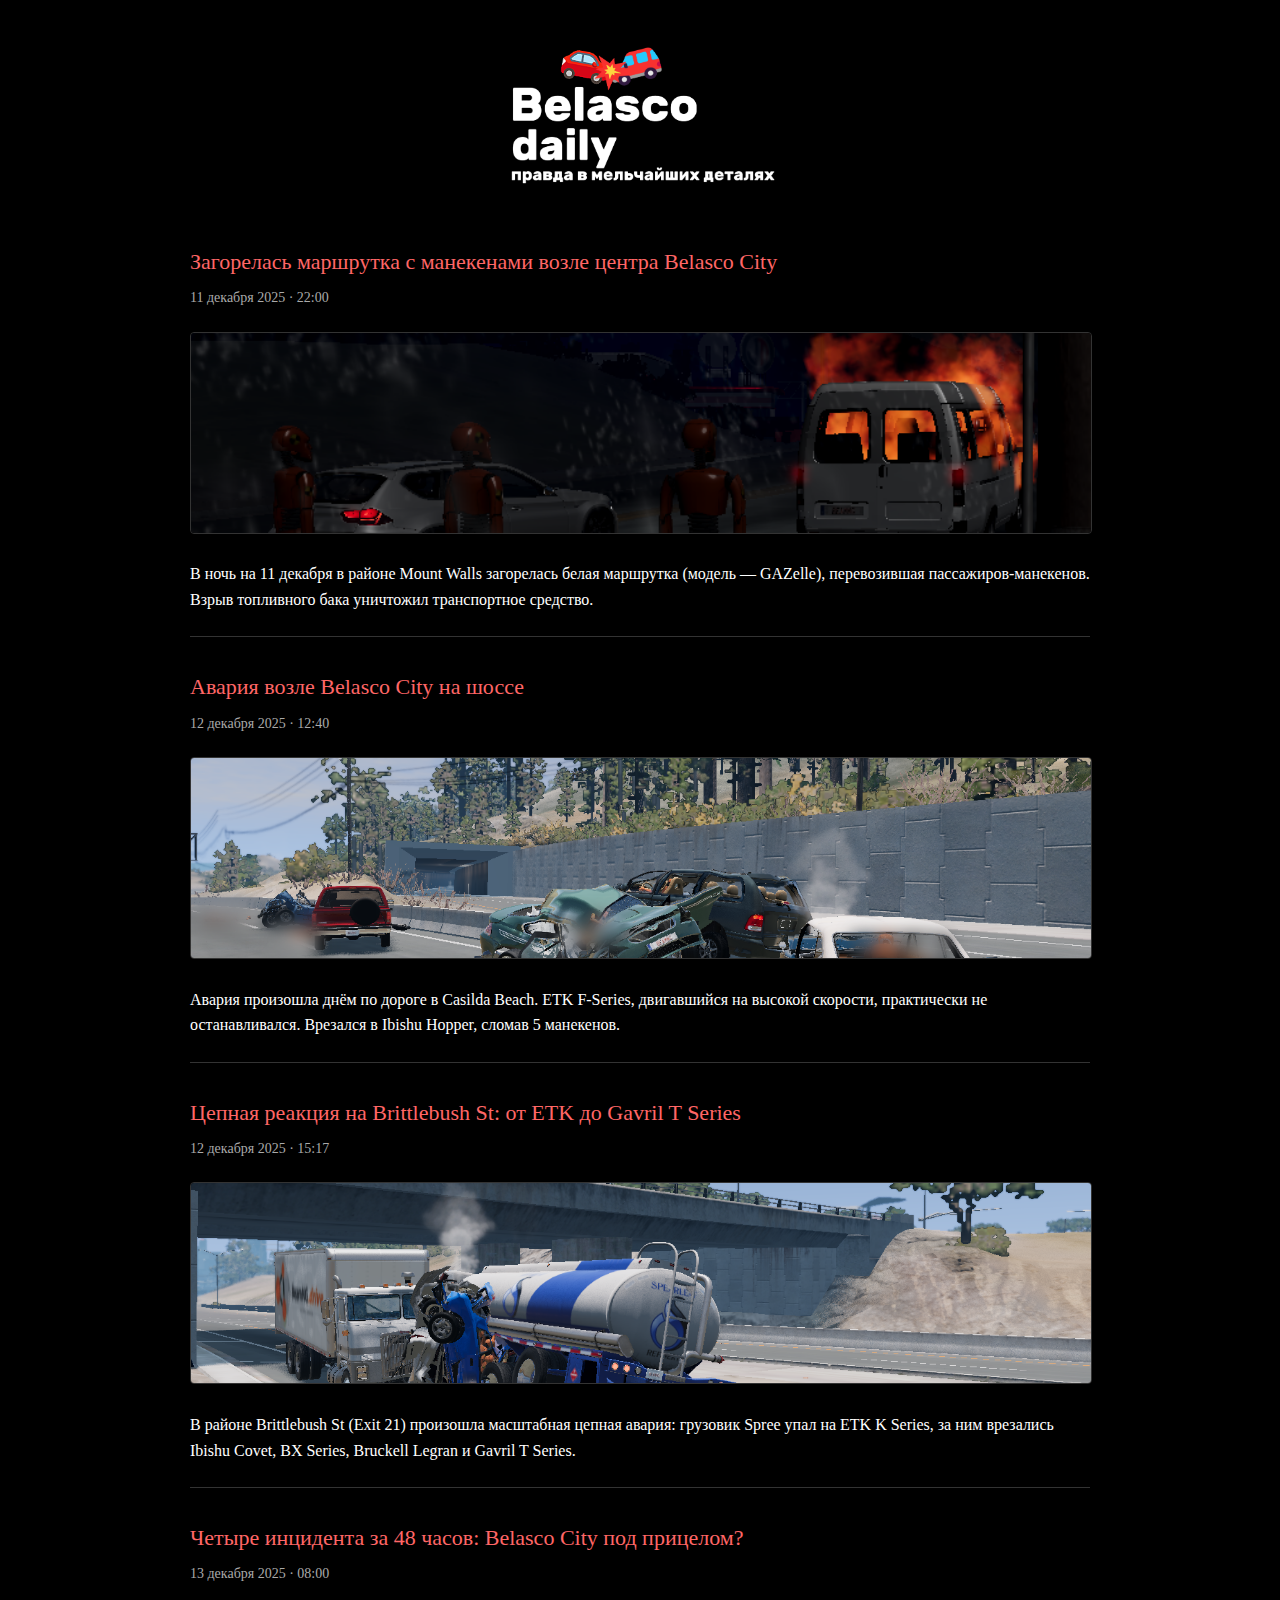
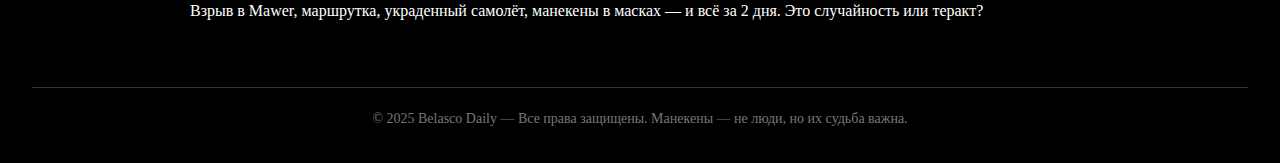
<file: index.html>
<!DOCTYPE html>
<html lang="ru">
<head>
  <meta charset="UTF-8">
  <meta name="viewport" content="width=device-width, initial-scale=1">
  <title>Belasco Daily — Новости города</title>
  <style>
    body {
      background: #000;
      color: #fff;
      font-family: 'Georgia', serif;
      margin: 0;
      padding: 2rem;
      line-height: 1.6;
    }
    .container {
      max-width: 900px;
      margin: 0 auto;
    }
    header {
      text-align: center;
      margin-bottom: 2rem;
    }
    .logo {
      width: 300px;
      height: auto;
      margin: 0 auto 1rem;
      display: block;
    }
    h1 {
      font-size: 0;
      margin: 0;
      visibility: hidden;
      position: absolute;
    }
    .news-item {
      margin-bottom: 2rem;
      padding-bottom: 1.5rem;
      border-bottom: 1px solid #333;
    }
    .news-item:last-child {
      border-bottom: none;
    }
    .news-title {
      font-size: 22px;
      color: #ff6666;
      text-decoration: none;
      margin-bottom: 8px;
      display: block;
    }
    .news-title:hover {
      text-decoration: underline;
    }
    .news-date {
      color: #aaa;
      font-size: 14px;
      margin-bottom: 12px;
    }
    .news-preview img {
      width: 100%;
      max-height: 200px;
      object-fit: cover;
      border-radius: 4px;
      margin: 10px 0;
      border: 1px solid #333;
    }
    .news-excerpt {
      margin-top: 10px;
    }
    footer {
      margin-top: 40px;
      text-align: center;
      color: #777;
      font-size: 14px;
      border-top: 1px solid #333;
      padding-top: 20px;
    }
  </style>
</head>
<body>
  <div class="container">

    <header>
      <img src="belasco_daily_logo.png" alt="Belasco Daily — правда в мельчайших деталях" class="logo">
    </header>

    <!-- НОВОСТЬ 1 -->
    <div class="news-item">
      <a href="novost1.html" class="news-title">Загорелась маршрутка с манекенами возле центра Belasco City</a>
      <div class="news-date">11 декабря 2025 · 22:00</div>
      <div class="news-preview">
        <img src="gazelle_fire_belasco.jpg" alt="Горящая ГАЗель у башен Belasco и Mawer">
      </div>
      <div class="news-excerpt">
        В ночь на 11 декабря в районе Mount Walls загорелась белая маршрутка (модель — GAZelle), перевозившая пассажиров-манекенов. Взрыв топливного бака уничтожил транспортное средство.
      </div>
    </div>

    <!-- НОВОСТЬ 2 -->
    <div class="news-item">
      <a href="casilda_beach_avariya.html" class="news-title">Авария возле Belasco City на шоссе</a>
      <div class="news-date">12 декабря 2025 · 12:40</div>
      <div class="news-preview">
        <img src="casilda_beach_avariya.png" alt="Авария на Casilda Beach">
      </div>
      <div class="news-excerpt">
        Авария произошла днём по дороге в Casilda Beach. ETK F-Series, двигавшийся на высокой скорости, практически не останавливался. Врезался в Ibishu Hopper, сломав 5 манекенов.
      </div>
    </div>

    <!-- НОВОСТЬ 3 -->
    <div class="news-item">
      <a href="brittlebush_crash.html" class="news-title">Цепная реакция на Brittlebush St: от ETK до Gavril T Series</a>
      <div class="news-date">12 декабря 2025 · 15:17</div>
      <div class="news-preview">
        <img src="brittlebush_crash_2.jpg" alt="Цепная авария на Brittlebush St">
      </div>
      <div class="news-excerpt">
        В районе Brittlebush St (Exit 21) произошла масштабная цепная авария: грузовик Spree упал на ETK K Series, за ним врезались Ibishu Covet, BX Series, Bruckell Legran и Gavril T Series.
      </div>
    </div>
<div class="news-item">
  <a href="mystery_belasco.html" class="news-title">Четыре инцидента за 48 часов: Belasco City под прицелом?</a>
  <div class="news-date">13 декабря 2025 · 08:00</div>
  <div class="news-excerpt">
    Взрыв в Mawer, маршрутка, украденный самолёт, манекены в масках — и всё за 2 дня. Это случайность или теракт?
   </div>
 </div>
</div>
  <footer>
    © 2025 Belasco Daily — Все права защищены. Манекены — не люди, но их судьба важна.
  </footer>

</body>
</html>
</file>
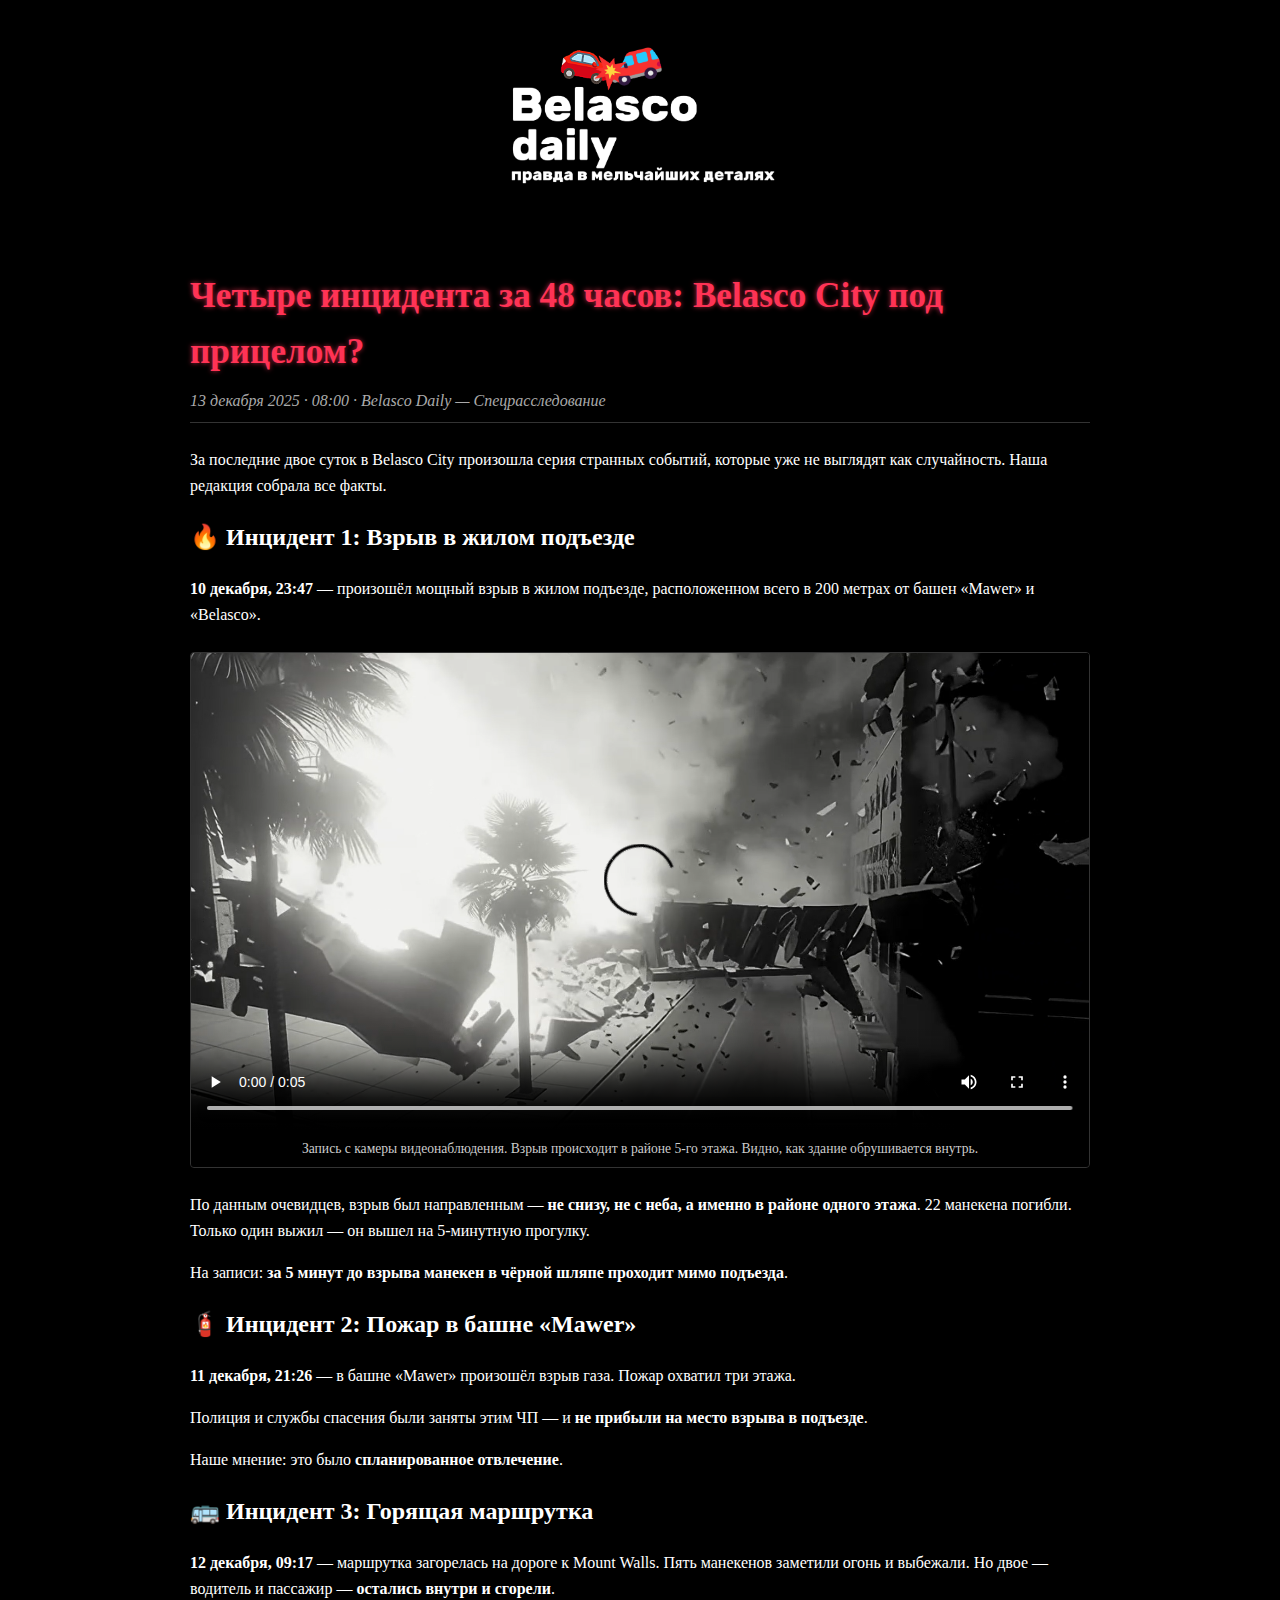
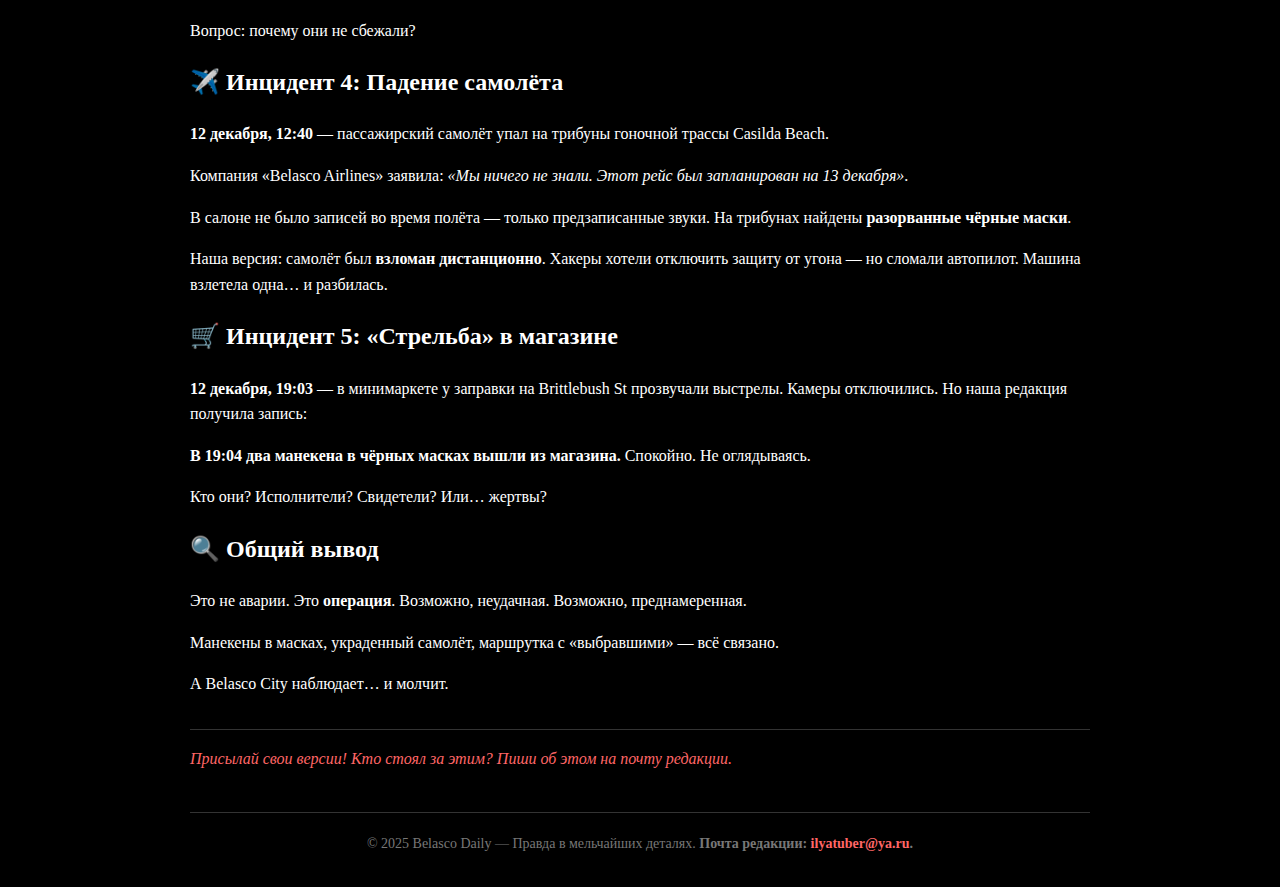
<file: mystery_belasco.html>
<!DOCTYPE html>
<html lang="ru">
<head>
  <meta charset="UTF-8">
  <meta name="viewport" content="width=device-width, initial-scale=1">
  <title>Четыре инцидента за 48 часов — Belasco Daily</title>
  <link rel="stylesheet" href="style.css">
</head>
<body>
  <div class="container">

    <header>
      <a href="index.html">
        <img src="belasco_daily_logo.png" alt="Belasco Daily — правда в мельчайших деталях" class="logo">
      </a>
    </header>

    <h1>Четыре инцидента за 48 часов: Belasco City под прицелом?</h1>
    <div class="meta">13 декабря 2025 · 08:00 · Belasco Daily — Спецрасследование</div>

    <p>
      За последние двое суток в Belasco City произошла серия странных событий, которые уже не выглядят как случайность. 
      Наша редакция собрала все факты.
    </p>

    <h2>🔥 Инцидент 1: Взрыв в жилом подъезде</h2>
<p><strong>10 декабря, 23:47</strong> — произошёл мощный взрыв в жилом подъезде, расположенном всего в 200 метрах от башен «Mawer» и «Belasco».</p>

<div class="video-container">
  <video controls poster="apartment_explosion_preview.jpg">
    <source src="apartment_explosion_footage.mp4" type="video/mp4">
    Ваш браузер не поддерживает воспроизведение видео.
  </video>
  <div class="caption">Запись с камеры видеонаблюдения. Взрыв происходит в районе 5-го этажа. Видно, как здание обрушивается внутрь.</div>
</div>

<p>По данным очевидцев, взрыв был направленным — <strong>не снизу, не с неба, а именно в районе одного этажа</strong>. 
22 манекена погибли. Только один выжил — он вышел на 5-минутную прогулку.</p>

<p>На записи: <strong>за 5 минут до взрыва манекен в чёрной шляпе проходит мимо подъезда</strong>.</p>

<h2>🧯 Инцидент 2: Пожар в башне «Mawer»</h2>
<p><strong>11 декабря, 21:26</strong> — в башне «Mawer» произошёл взрыв газа. Пожар охватил три этажа.</p>

<p>Полиция и службы спасения были заняты этим ЧП — и <strong>не прибыли на место взрыва в подъезде</strong>.</p>

<p>Наше мнение: это было <strong>спланированное отвлечение</strong>.</p>

    <h2>🚌 Инцидент 3: Горящая маршрутка</h2>
    <p>
      <strong>12 декабря, 09:17</strong> — маршрутка загорелась на дороге к Mount Walls. 
      Пять манекенов заметили огонь и выбежали. Но двое — водитель и пассажир — 
      <strong>остались внутри и сгорели</strong>.
    </p>
    <p>
      Вопрос: почему они не сбежали?
    </p>

    <h2>✈️ Инцидент 4: Падение самолёта</h2>
    <p>
      <strong>12 декабря, 12:40</strong> — пассажирский самолёт упал на трибуны гоночной трассы Casilda Beach.
    </p>
    <p>
      Компания «Belasco Airlines» заявила: 
      <em>«Мы ничего не знали. Этот рейс был запланирован на 13 декабря»</em>.
    </p>
    <p>
      В салоне не было записей во время полёта — только предзаписанные звуки. 
      На трибунах найдены <strong>разорванные чёрные маски</strong>.
    </p>
    <p>
      Наша версия: самолёт был <strong>взломан дистанционно</strong>. 
      Хакеры хотели отключить защиту от угона — но сломали автопилот. 
      Машина взлетела одна… и разбилась.
    </p>

    <h2>🛒 Инцидент 5: «Стрельба» в магазине</h2>
    <p>
      <strong>12 декабря, 19:03</strong> — в минимаркете у заправки на Brittlebush St прозвучали выстрелы. 
      Камеры отключились. Но наша редакция получила запись:
    </p>
    <p>
      <strong>В 19:04 два манекена в чёрных масках вышли из магазина.</strong> 
      Спокойно. Не оглядываясь.
    </p>
    <p>
      Кто они? Исполнители? Свидетели? Или… жертвы?
    </p>

    <h2>🔍 Общий вывод</h2>
    <p>
      Это не аварии. Это <strong>операция</strong>. Возможно, неудачная. Возможно, преднамеренная.
    </p>
    <p>
      Манекены в масках, украденный самолёт, маршрутка с «выбравшими» — всё связано.
    </p>
    <p>
      А Belasco City наблюдает… и молчит.
    </p>

    <div class="footer-note">
      Присылай свои версии! Кто стоял за этим? Пиши об этом на почту редакции. 
    </div>

    <footer>
      © 2025 Belasco Daily — Правда в мельчайших деталях. <strong>Почта редакции: <a href="mailto:ilyatuber@ya.ru">ilyatuber@ya.ru</a>.<strong>
    </footer>

  </div>
</body>
</html>
</file>
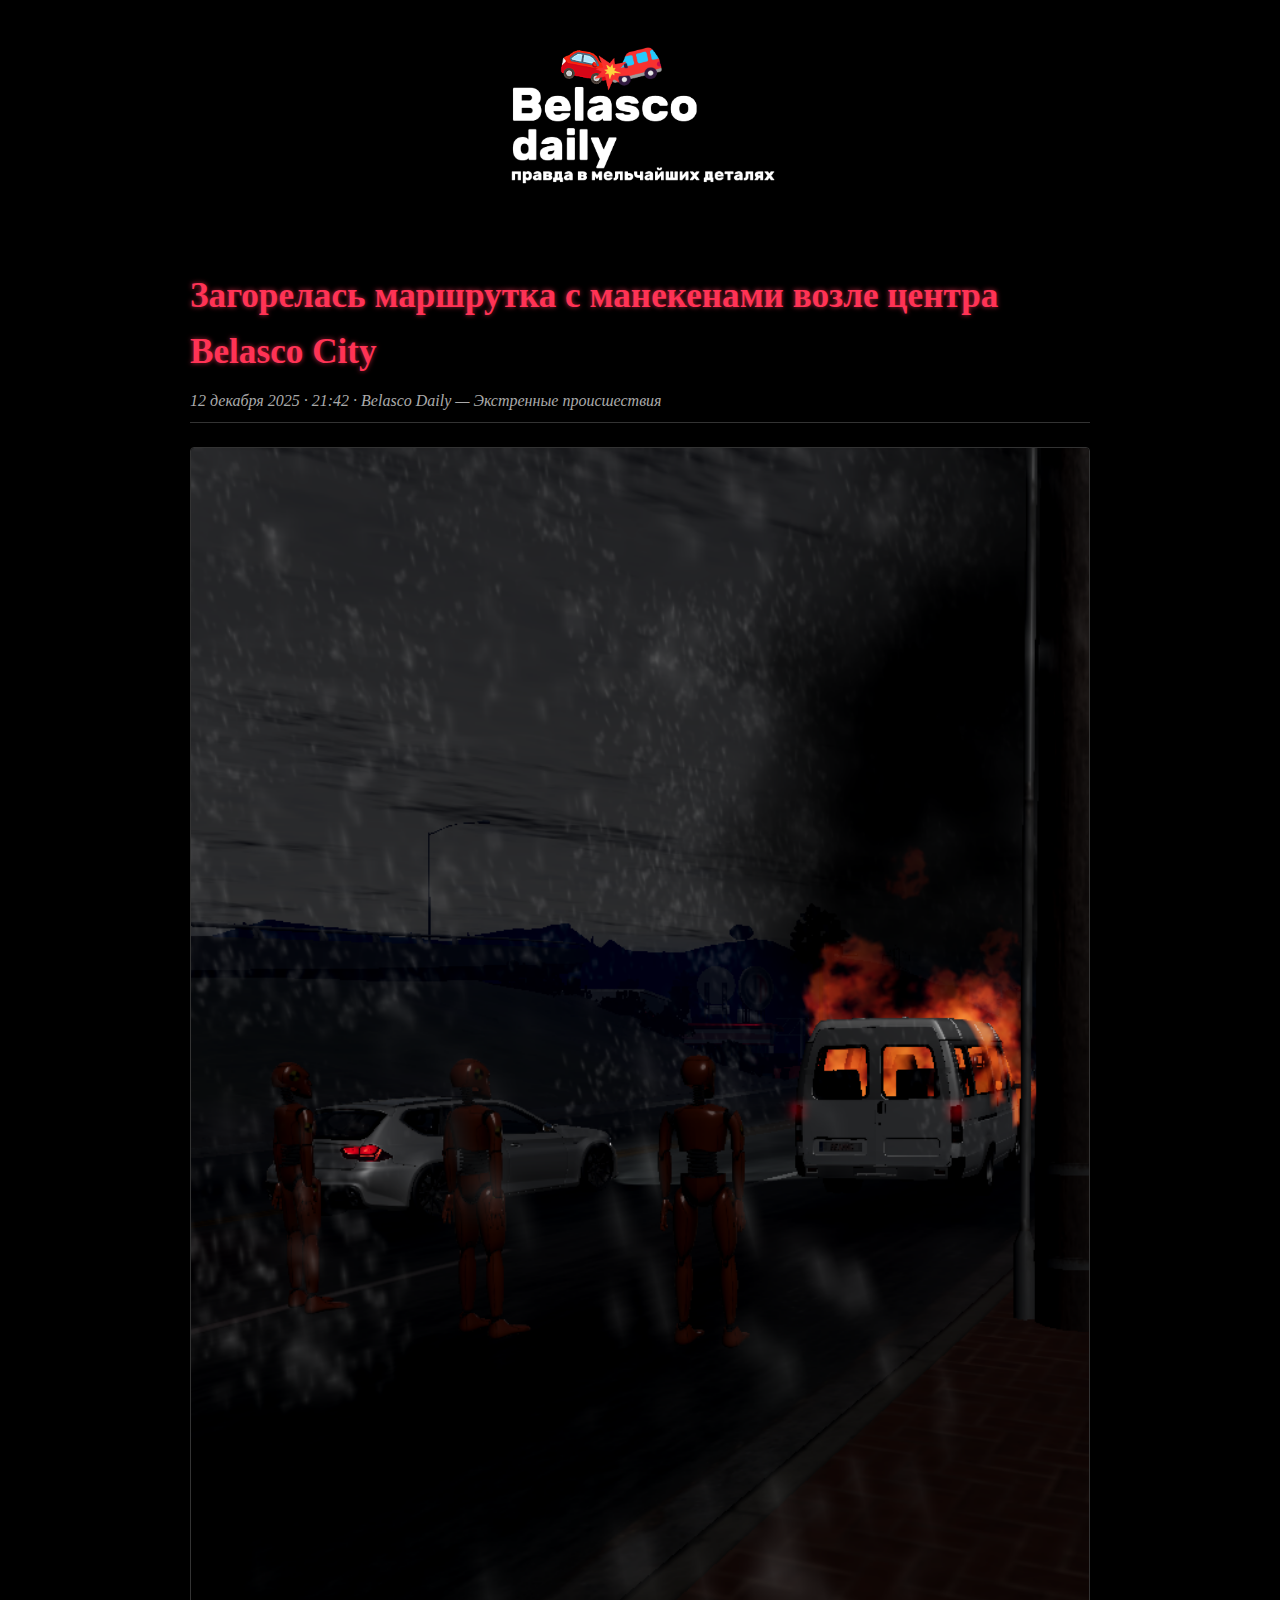
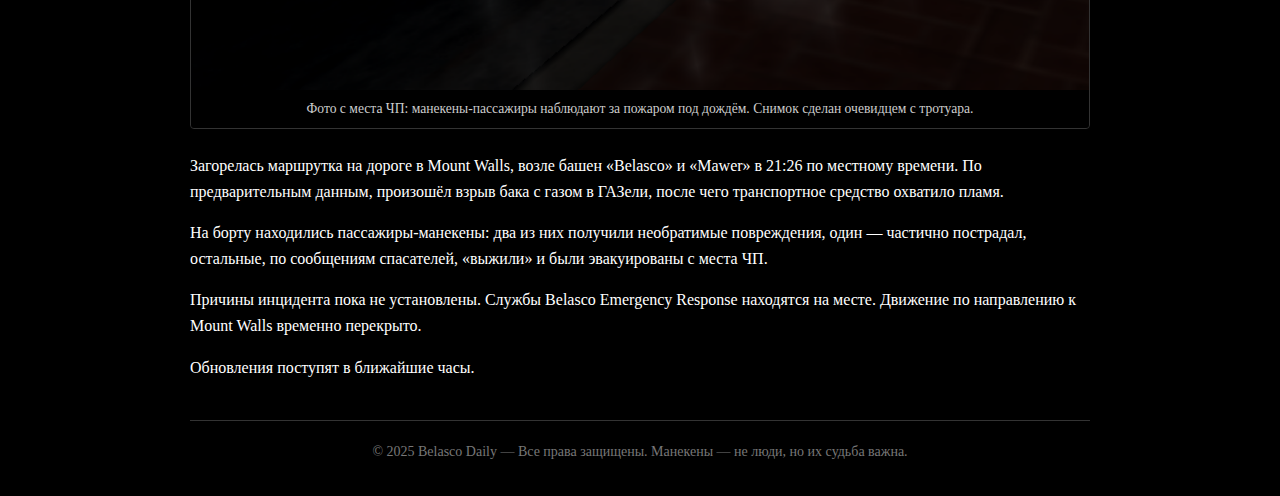
<file: novost1.html>
<!DOCTYPE html>
<html lang="ru">
<head>
  <meta charset="UTF-8">
  <meta name="viewport" content="width=device-width, initial-scale=1">
  <title>Загорелась маршрутка с манекенами возле центра Belasco City</title>
  <link rel="stylesheet" href="style.css">
</head>
<body>
  <div class="container">

    <!-- ЛОГОТИП (на всех страницах!) -->
    <header>
      <a href="index.html">
        <img src="belasco_daily_logo.png" alt="Belasco Daily — правда в мельчайших деталях" class="logo">
      </a>
    </header>

    <h1>Загорелась маршрутка с манекенами возле центра Belasco City</h1>
    <div class="meta">12 декабря 2025 · 21:42 · Belasco Daily — Экстренные происшествия</div>

    <div class="photo-container">
      <img src="gazelle_fire_belasco.jpg" alt="Горящая ГАЗель у башен Belasco и Mawer">
      <div class="caption">Фото с места ЧП: манекены-пассажиры наблюдают за пожаром под дождём. Снимок сделан очевидцем с тротуара.</div>
    </div>

    <p>Загорелась маршрутка на дороге в Mount Walls, возле башен «Belasco» и «Mawer» в 21:26 по местному времени. По предварительным данным, произошёл взрыв бака с газом в ГАЗели, после чего транспортное средство охватило пламя.</p>

    <p>На борту находились пассажиры-манекены: два из них получили необратимые повреждения, один — частично пострадал, остальные, по сообщениям спасателей, «выжили» и были эвакуированы с места ЧП.</p>

    <p>Причины инцидента пока не установлены. Службы Belasco Emergency Response находятся на месте. Движение по направлению к Mount Walls временно перекрыто.</p>

    <p>Обновления поступят в ближайшие часы.</p>

    <footer>
      © 2025 Belasco Daily — Все права защищены. Манекены — не люди, но их судьба важна.
    </footer>

  </div>
</body>
</html>
</file>
<file: style.css>
/* Belasco Daily — Единый стиль для всего сайта */
body {
  background: #000;
  color: #fff;
  font-family: 'Georgia', serif;
  margin: 0;
  padding: 2rem;
  line-height: 1.6;
}

.container {
  max-width: 900px;
  margin: 0 auto;
}

/* ЛОГОТИП */
header {
  text-align: center;
  margin-bottom: 2rem;
}

header a {
  text-decoration: none;
  display: inline-block;
}

.logo {
  width: 300px;
  height: auto;
  margin: 0 auto 1rem;
  display: block;
}

/* ЗАГОЛОВКИ */
h1 {
  color: #ff3355;
  font-size: 2.2rem;
  margin: 0 0 0.5rem;
  text-shadow: 0 0 5px rgba(255, 51, 85, 0.7);
}

/* МЕТА-ИНФОРМАЦИЯ (дата, рубрика) */
.meta {
  color: #aaa;
  font-style: italic;
  margin-bottom: 1.5rem;
  border-bottom: 1px solid #333;
  padding-bottom: 0.5rem;
}

/* ССЫЛКИ */
a {
  color: #ff6666;
  text-decoration: none;
}

a:hover {
  text-decoration: underline;
}

/* НОВОСТЬ В ЛЕНТЕ */
.news-item {
  margin-bottom: 2rem;
  padding-bottom: 1.5rem;
  border-bottom: 1px solid #333;
}

.news-item:last-child {
  border-bottom: none;
}

.news-title {
  font-size: 22px;
  color: #ff6666;
  display: block;
  margin-bottom: 8px;
}

.news-date {
  color: #aaa;
  font-size: 14px;
  margin-bottom: 12px;
}

.news-preview img {
  width: 100%;
  max-height: 200px;
  object-fit: cover;
  border-radius: 4px;
  margin: 10px 0;
  border: 1px solid #333;
}

.news-excerpt {
  margin-top: 10px;
}

/* ФОТО И ВИДЕО В НОВОСТИ */
.photo-container,
.video-container {
  margin: 1.5rem 0;
  border: 1px solid #333;
  overflow: hidden;
  border-radius: 4px;
}

.photo-container img,
.video-container video {
  width: 100%;
  display: block;
}

.video-container video {
  background: #000;
}

.caption {
  font-size: 0.85rem;
  color: #ccc;
  text-align: center;
  padding: 0.5rem;
  background: rgba(0, 0, 0, 0.6);
}

/* СПИСКИ */
ul {
  padding-left: 1.5rem;
  margin: 1rem 0;
}

/* ПОДВАЛ */
footer {
  margin-top: 40px;
  text-align: center;
  color: #777;
  font-size: 14px;
  border-top: 1px solid #333;
  padding-top: 20px;
}

/* ДОПОЛНИТЕЛЬНЫЙ ТЕКСТ В НОВОСТИ */
.footer-note {
  font-style: italic;
  color: #ff6666;
  margin-top: 2rem;
  padding-top: 1rem;
  border-top: 1px solid #333;
}
</file>
